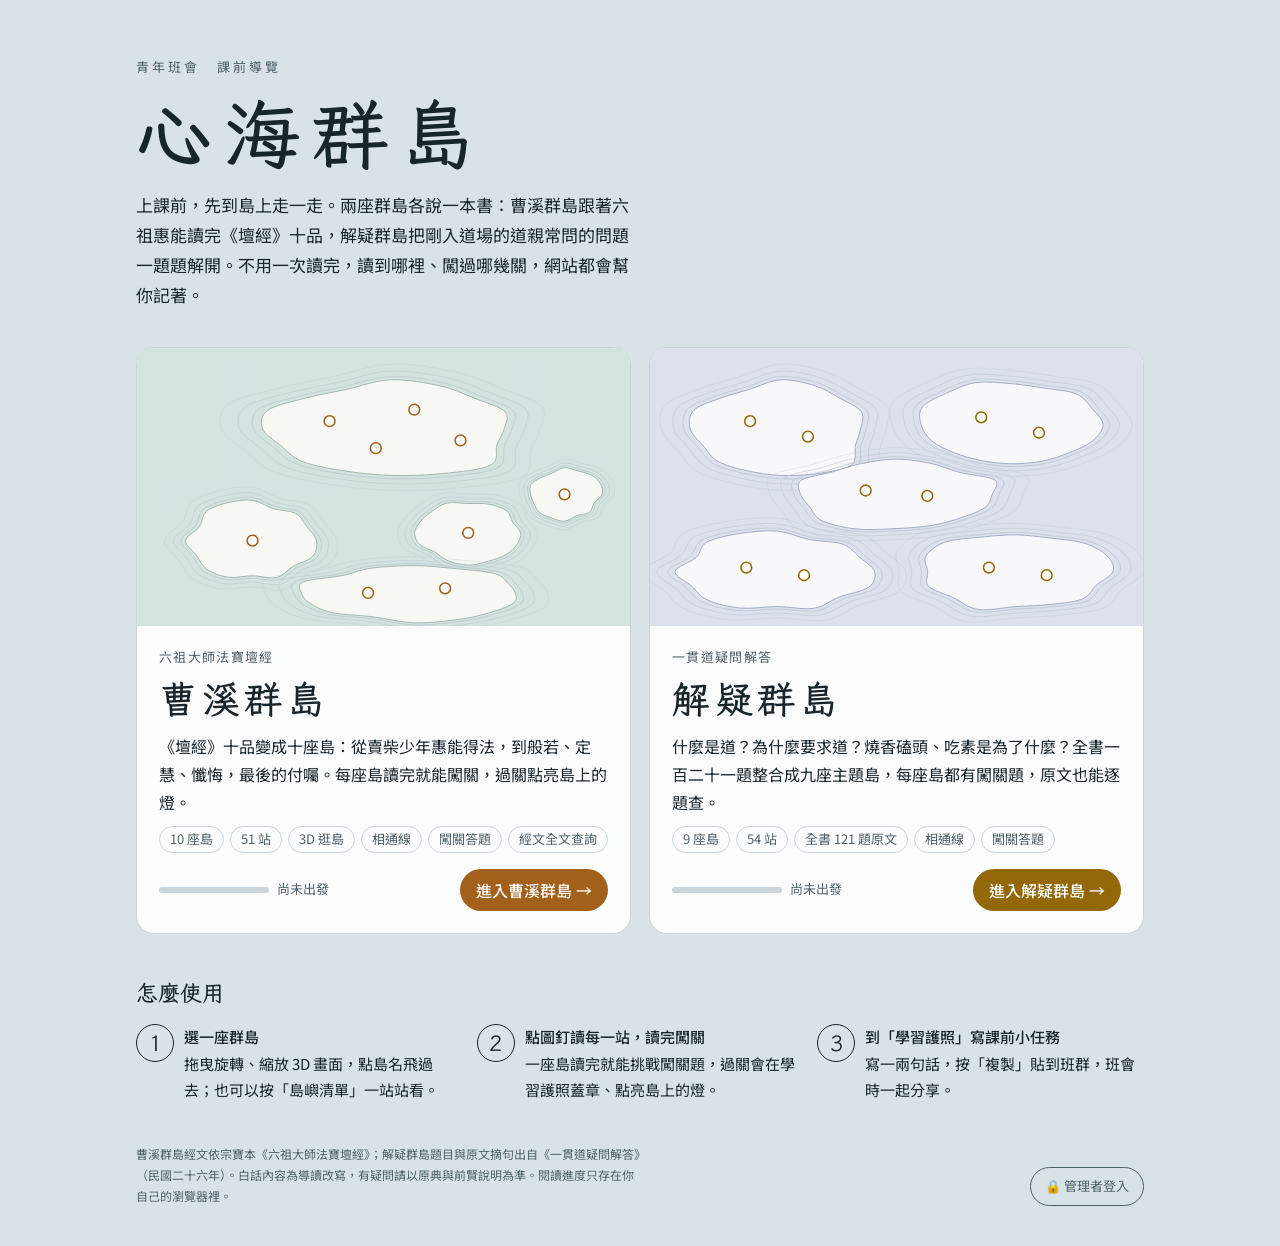
<file: index.html>
<!doctype html>
<html lang="zh-Hant">
<head>
<meta charset="utf-8">
<meta name="viewport" content="width=device-width,initial-scale=1,viewport-fit=cover">
<title>心海群島</title>
<meta name="description" content="青年班會課前導覽：曹溪群島（六祖壇經十品）與解疑群島（一貫道疑問解答），3D 互動、闖關答題。">
<link rel="preconnect" href="https://fonts.googleapis.com">
<link rel="preconnect" href="https://fonts.gstatic.com" crossorigin>
<link rel="stylesheet" href="https://fonts.googleapis.com/css2?family=LXGW+WenKai+TC:wght@400;700&family=Noto+Sans+TC:wght@400;500;700&display=swap">
<style>
/* Layout: 一片海面，兩座島各佔一張大入口卡；首頁只做一件事：選一座島出發。 */
:root{
  --sea:#D9E2E6; --ripple:#BBCAD0; --paper:#FBFCFC; --fg:#18252B; --muted:#51636A; --line:#C9D5DA;
  --x-land:#F7F8F3; --x-edge:#9DB5AD; --x-sea:#D5E3DF; --x-accent:#A3601A;
  --j-land:#F8F8FB; --j-edge:#9DA8C2; --j-sea:#DCE1EC; --j-accent:#946708;
  --on-accent:#FFFFFF;
  --f-display:"LXGW WenKai TC","Kaiti TC","STKaiti","BiauKai",serif;
  --f-body:"Noto Sans TC","PingFang TC","Microsoft JhengHei",sans-serif;
  color-scheme:light;
}
@media (prefers-color-scheme: dark){:root:not([data-theme="light"]){
  --sea:#0E181D; --ripple:#1C2C33; --paper:#132026; --fg:#E2EAEC; --muted:#9EB0B5; --line:#2A3B41;
  --x-land:#1B2B2D; --x-edge:#3D5956; --x-sea:#0D1A1C; --x-accent:#E3A457;
  --j-land:#1A2033; --j-edge:#3E4868; --j-sea:#0E1322; --j-accent:#E6BC57;
  --on-accent:#1A1206; color-scheme:dark}}
:root[data-theme="dark"]{
  --sea:#0E181D; --ripple:#1C2C33; --paper:#132026; --fg:#E2EAEC; --muted:#9EB0B5; --line:#2A3B41;
  --x-land:#1B2B2D; --x-edge:#3D5956; --x-sea:#0D1A1C; --x-accent:#E3A457;
  --j-land:#1A2033; --j-edge:#3E4868; --j-sea:#0E1322; --j-accent:#E6BC57;
  --on-accent:#1A1206; color-scheme:dark}

*{box-sizing:border-box}
html{padding-top:env(safe-area-inset-top,0px);padding-bottom:env(safe-area-inset-bottom,0px)}
body{margin:0;background:var(--sea);color:var(--fg);font-family:var(--f-body);font-size:16px;line-height:1.75}
.wrap{max-width:1040px;margin:0 auto;padding-left:max(16px,env(safe-area-inset-left,0px));padding-right:max(16px,env(safe-area-inset-right,0px))}
a{color:inherit}
a:focus-visible{outline:2px solid var(--fg);outline-offset:3px}

.hero{padding-block:56px 30px;display:grid;gap:14px}
.eyebrow{margin:0;font-size:13px;letter-spacing:.24em;color:var(--muted)}
.hero h1{margin:0;font-family:var(--f-display);font-size:clamp(44px,9vw,76px);font-weight:700;letter-spacing:.16em;line-height:1.1}
.hero p.lead{margin:0;max-width:56ch;font-size:17px}

.portals{display:grid;grid-template-columns:repeat(2,minmax(0,1fr));gap:18px;padding-block:8px 30px}
@media (max-width:760px){.portals{grid-template-columns:1fr}}
.portal{display:grid;grid-template-rows:auto 1fr;text-decoration:none;border-radius:18px;overflow:hidden;border:1px solid var(--line);background:var(--paper);min-width:0;transition:transform .2s ease, border-color .2s}
.portal:hover{transform:translateY(-3px)}
.portal .sea{display:block;width:100%;height:auto;aspect-ratio:16/9;max-width:100%}
.portal.x .sea{background:var(--x-sea)} .portal.j .sea{background:var(--j-sea)}
.portal.x:hover{border-color:var(--x-accent)} .portal.j:hover{border-color:var(--j-accent)}
.portal .body{padding:20px 22px 22px;display:grid;gap:10px;align-content:start}
.portal .src{margin:0;font-size:13px;letter-spacing:.1em;color:var(--muted)}
.portal h2{margin:0;font-family:var(--f-display);font-size:38px;letter-spacing:.12em;line-height:1.15}
.portal p.desc{margin:0;color:var(--fg)}
.portal ul{margin:0;padding:0;list-style:none;display:flex;flex-wrap:wrap;gap:6px}
.portal li{font-size:13px;border:1px solid var(--line);border-radius:999px;padding:1px 10px;color:var(--muted)}
.portal .foot{display:flex;justify-content:space-between;align-items:center;gap:12px;flex-wrap:wrap;margin-top:6px}
.prog{font-size:13px;color:var(--muted);font-variant-numeric:tabular-nums;display:flex;align-items:center;gap:8px}
.bar{width:110px;height:6px;border-radius:999px;background:var(--line);overflow:hidden}
.bar i{display:block;height:100%;width:0}
.portal.x .bar i{background:var(--x-accent)} .portal.j .bar i{background:var(--j-accent)}
.go{font-weight:500;border-radius:999px;padding:7px 16px;color:var(--on-accent)}
.portal.x .go{background:var(--x-accent)} .portal.j .go{background:var(--j-accent)}

.how{padding-block:10px 20px;display:grid;gap:12px}
.how h3{margin:0;font-family:var(--f-display);font-size:22px}
.how ol{margin:0;padding:0;list-style:none;display:grid;grid-template-columns:repeat(3,minmax(0,1fr));gap:14px;counter-reset:s}
@media (max-width:760px){.how ol{grid-template-columns:1fr}}
.how li{counter-increment:s;display:grid;grid-template-columns:auto 1fr;gap:10px;align-items:start;min-width:0}
.how li::before{content:counter(s);font-family:var(--f-display);font-size:22px;width:36px;height:36px;border-radius:50%;border:1.5px solid var(--fg);display:grid;place-items:center;line-height:1}
.how li p{margin:0;font-size:15px}
.how li b{display:block;font-weight:500}

footer{padding-block:20px 40px;font-size:12px;color:var(--muted)}
footer p{margin:0;max-width:72ch}
footer{display:flex;flex-wrap:wrap;gap:12px 24px;align-items:flex-end;justify-content:space-between}
.admin-btn{flex:none;display:inline-flex;align-items:center;gap:6px;padding:7px 14px;border:1px solid currentColor;border-radius:999px;color:var(--muted);text-decoration:none;font-size:13px}
.admin-btn:hover{color:var(--fg)}
@media (prefers-reduced-motion:reduce){.portal{transition:none}.portal:hover{transform:none}}
</style>
</head>
<body>
<div class="wrap">
  <header class="hero">
    <p class="eyebrow">青年班會　課前導覽</p>
    <h1>心海群島</h1>
    <p class="lead">上課前，先到島上走一走。兩座群島各說一本書：曹溪群島跟著六祖惠能讀完《壇經》十品，解疑群島把剛入道場的道親常問的問題一題題解開。不用一次讀完，讀到哪裡、闖過哪幾關，網站都會幫你記著。</p>
  </header>

  <main class="portals">
    <a class="portal x" href="liuzu.html">
      <svg class="sea" id="seaX" viewBox="0 0 640 360" aria-hidden="true"></svg>
      <div class="body">
        <p class="src">六祖大師法寶壇經</p>
        <h2>曹溪群島</h2>
        <p class="desc">《壇經》十品變成十座島：從賣柴少年惠能得法，到般若、定慧、懺悔，最後的付囑。每座島讀完就能闖關，過關點亮島上的燈。</p>
        <ul><li>10 座島</li><li>51 站</li><li>3D 逛島</li><li>相通線</li><li>闖關答題</li><li>經文全文查詢</li></ul>
        <div class="foot"><span class="prog"><span class="bar"><i id="barX"></i></span><span id="progX">尚未出發</span></span><span class="go">進入曹溪群島 →</span></div>
      </div>
    </a>
    <a class="portal j" href="jieyi.html">
      <svg class="sea" id="seaJ" viewBox="0 0 640 360" aria-hidden="true"></svg>
      <div class="body">
        <p class="src">一貫道疑問解答</p>
        <h2>解疑群島</h2>
        <p class="desc">什麼是道？為什麼要求道？燒香磕頭、吃素是為了什麼？全書一百二十一題整合成九座主題島，每座島都有闖關題，原文也能逐題查。</p>
        <ul><li>9 座島</li><li>54 站</li><li>全書 121 題原文</li><li>相通線</li><li>闖關答題</li></ul>
        <div class="foot"><span class="prog"><span class="bar"><i id="barJ"></i></span><span id="progJ">尚未出發</span></span><span class="go">進入解疑群島 →</span></div>
      </div>
    </a>
  </main>

  <section class="how">
    <h3>怎麼使用</h3>
    <ol>
      <li><p><b>選一座群島</b>拖曳旋轉、縮放 3D 畫面，點島名飛過去；也可以按「島嶼清單」一站站看。</p></li>
      <li><p><b>點圖釘讀每一站，讀完闖關</b>一座島讀完就能挑戰闖關題，過關會在學習護照蓋章、點亮島上的燈。</p></li>
      <li><p><b>到「學習護照」寫課前小任務</b>寫一兩句話，按「複製」貼到班群，班會時一起分享。</p></li>
    </ol>
  </section>

  <footer><p>曹溪群島經文依宗寶本《六祖大師法寶壇經》；解疑群島題目與原文摘句出自《一貫道疑問解答》（民國二十六年）。白話內容為導讀改寫，有疑問請以原典與前賢說明為準。閱讀進度只存在你自己的瀏覽器裡。</p><a class="admin-btn" href="admin.html">🔒 管理者登入</a></footer>
</div>

<script>
function rng(seed){return()=>{seed|=0;seed=seed+0x6D2B79F5|0;let t=Math.imul(seed^seed>>>15,1|seed);t=t+Math.imul(t^t>>>7,61|t)^t;return((t^t>>>14)>>>0)/4294967296}}
const f=n=>n.toFixed(1);
function blob(cx,cy,rx,ry,seed){const r=rng(seed),n=16,p=[];for(let i=0;i<n;i++){const a=i/n*Math.PI*2,k=.86+r()*.22;p.push([cx+Math.cos(a)*rx*k,cy+Math.sin(a)*ry*k])}
  let d=`M${f(p[0][0])},${f(p[0][1])}`;for(let i=0;i<n;i++){const a=p[(i-1+n)%n],b=p[i],c=p[(i+1)%n],e=p[(i+2)%n];d+=`C${f(b[0]+(c[0]-a[0])/6)},${f(b[1]+(c[1]-a[1])/6)} ${f(c[0]-(e[0]-b[0])/6)},${f(c[1]-(e[1]-b[1])/6)} ${f(c[0])},${f(c[1])}`}return d+'Z'}
function draw(id,pre,isles,dots){const svg=document.getElementById(id);let h='';
  isles.forEach(([cx,cy,rx,ry,s])=>{const d=blob(cx,cy,rx,ry,s);
    [1.32,1.18,1.07].forEach((k,i)=>{h+=`<path d="${d}" style="fill:none;stroke:var(--ripple)" stroke-width="1" vector-effect="non-scaling-stroke" opacity="${.35+i*.22}" transform="translate(${cx} ${cy}) scale(${k}) translate(${-cx} ${-cy})"/>`});
    h+=`<path d="${d}" style="fill:var(--${pre}-land);stroke:var(--${pre}-edge)" stroke-width="1.2"/>`});
  dots.forEach(([x,y])=>{h+=`<circle cx="${x}" cy="${y}" r="7" style="fill:var(--paper);stroke:var(--${pre}-accent)" stroke-width="2"/>`});
  svg.innerHTML=h}
draw('seaX','x',[[330,105,170,62,7],[555,190,48,34,3],[430,240,70,40,11],[150,250,82,52,5],[360,318,150,36,19]],
  [[250,95],[310,130],[360,80],[420,120],[555,190],[430,240],[150,250],[300,318],[400,312]]);
draw('seaJ','j',[[170,105,120,62,7],[470,100,120,58,13],[320,190,130,46,21],[165,290,125,52,5],[475,290,125,52,17]],
  [[130,95],[205,115],[430,90],[505,110],[280,185],[360,192],[125,285],[200,295],[440,285],[515,295]]);

function prog(key,total,isl,bar,label){let n=0,p=0;try{n=(JSON.parse(localStorage.getItem(key+'-read')||'[]')||[]).length;p=(JSON.parse(localStorage.getItem(key+'-pass')||'[]')||[]).length;const t=JSON.parse(localStorage.getItem(key+'-total')||'null');if(t){total=t.stations;isl=t.islands}}catch(e){}
  document.getElementById(bar).style.width=Math.round(n/total*100)+'%';
  document.getElementById(label).textContent=n?`已讀 ${n}/${total}・過關 ${p}/${isl}`:'尚未出發'}
prog('lz',51,10,'barX','progX');prog('jy',54,9,'barJ','progJ');
</script>
</body>
</html>
</file>
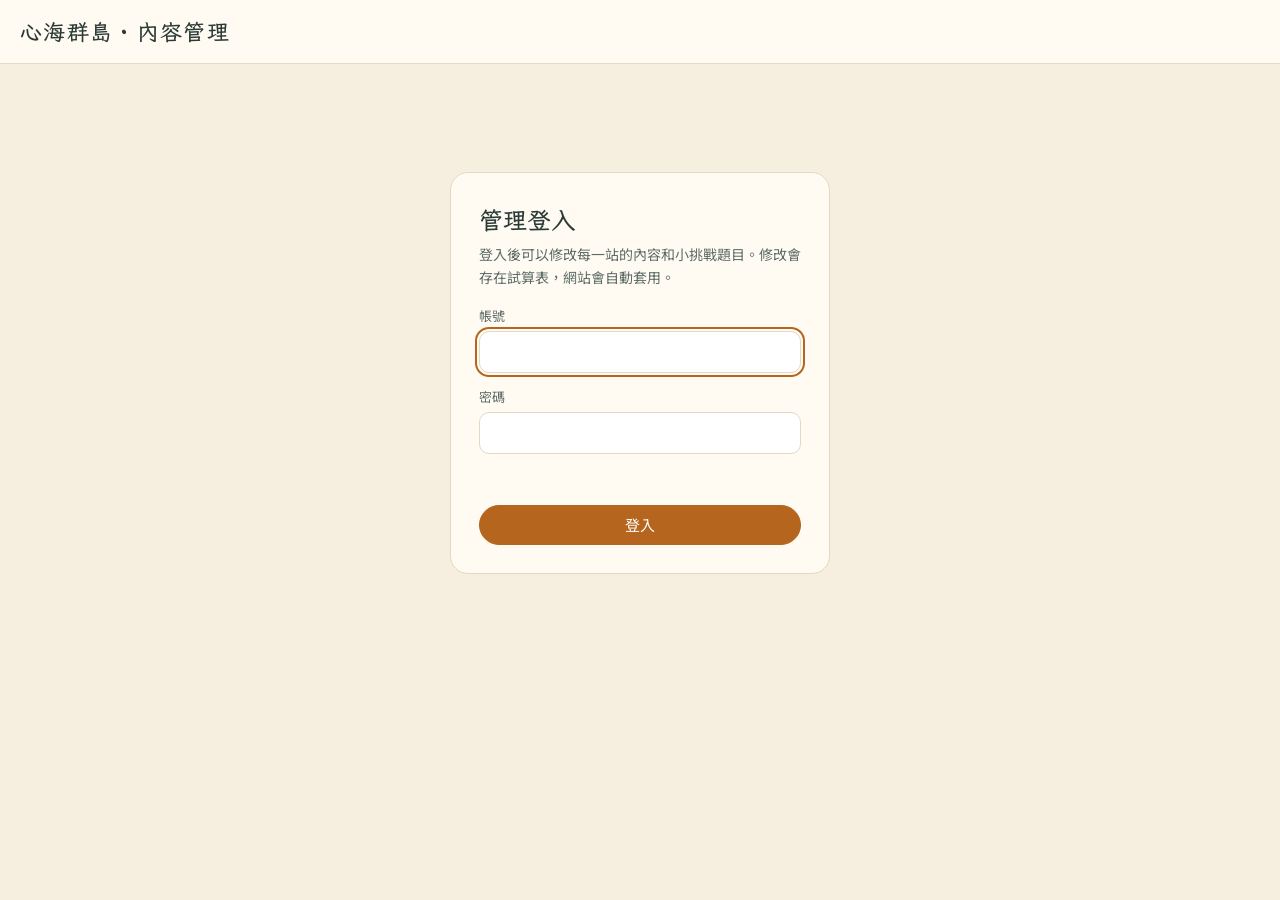
<file: admin.html>
<!doctype html>
<html lang="zh-Hant">
<head>
<meta charset="utf-8">
<meta name="viewport" content="width=device-width,initial-scale=1">
<meta name="robots" content="noindex">
<title>心海群島・內容管理</title>
<link rel="preconnect" href="https://fonts.googleapis.com">
<link rel="preconnect" href="https://fonts.gstatic.com" crossorigin>
<link rel="stylesheet" href="https://fonts.googleapis.com/css2?family=LXGW+WenKai+TC:wght@400;700&family=Noto+Sans+TC:wght@400;500;700&display=swap">
<style>
:root{--ink:#2b3a36;--muted:#5d6b66;--paper:#fffbf2;--paper-2:#f6efe0;--line:#e3d8c2;--accent:#b5651d;--ok:#3f8f5a;--bad:#b9483a;
  --f-display:"LXGW WenKai TC","Kaiti TC","STKaiti","BiauKai",serif;--f-body:"Noto Sans TC","PingFang TC","Microsoft JhengHei",sans-serif;color-scheme:light}
*{box-sizing:border-box}
html,body{margin:0;height:100%}
body{background:var(--paper-2);color:var(--ink);font-family:var(--f-body);font-size:15px;line-height:1.6}
button,input,textarea,select{font:inherit;color:inherit}
button{cursor:pointer}
[hidden]{display:none!important}
:focus-visible{outline:2px solid var(--accent);outline-offset:2px}
header{display:flex;align-items:center;gap:12px;height:64px;padding:0 20px;background:var(--paper);border-bottom:1px solid var(--line);position:sticky;top:0;z-index:5}
header h1{margin:0;font-family:var(--f-display);font-size:22px;letter-spacing:.06em}
header .sp{flex:1}
header small{color:var(--muted)}
.btn{border:1px solid var(--line);background:#fff;border-radius:999px;padding:7px 16px}
.btn:hover{border-color:var(--accent)}
.btn.primary{background:var(--accent);border-color:var(--accent);color:#fff}
.btn.primary:disabled{opacity:.5;cursor:default}
.btn.warn{color:var(--bad)}
/* login */
.login{max-width:380px;margin:12vh auto 0;background:var(--paper);border:1px solid var(--line);border-radius:18px;padding:28px}
.login h2{margin:0 0 4px;font-family:var(--f-display);font-size:24px}
.login p{margin:0 0 18px;color:var(--muted);font-size:14px}
label.f{display:grid;gap:4px;margin:0 0 14px}
label.f>span{font-size:13px;color:var(--muted)}
input[type=text],input[type=password],textarea{width:100%;border:1px solid var(--line);border-radius:10px;padding:8px 10px;background:#fff;font-size:15px}
textarea{resize:vertical;line-height:1.6}
.err{color:var(--bad);font-size:14px;min-height:1.4em;margin:0 0 8px}
/* app */
.app{display:grid;grid-template-columns:300px 1fr;min-height:calc(100vh - 64px)}
nav.side{border-right:1px solid var(--line);background:var(--paper);overflow-y:auto;max-height:calc(100vh - 64px);position:sticky;top:64px}
.tabs{display:flex;gap:4px;padding:12px;border-bottom:1px solid var(--line)}
.tabs button{flex:1;border:1px solid var(--line);background:#fff;border-radius:999px;padding:6px}
.tabs button.on{background:var(--ink);color:#fff;border-color:var(--ink)}
.isl{padding:8px 12px 4px;font-weight:700;font-size:14px;display:flex;align-items:center;gap:6px}
.isl i{width:10px;height:10px;border-radius:50%;display:inline-block}
.st{display:flex;align-items:center;gap:8px;width:100%;text-align:left;border:0;background:none;padding:6px 12px 6px 28px;font-size:14px}
.st:hover{background:var(--paper-2)}
.st.on{background:#f3e3cf;font-weight:600}
.st .n{color:var(--muted);font-variant-numeric:tabular-nums;font-size:12px;min-width:2.4em}
.st .dot{margin-left:auto;font-size:11px;color:#fff;background:var(--accent);border-radius:999px;padding:0 7px}
main{padding:20px 28px 80px;max-width:900px}
.empty{color:var(--muted);margin-top:20vh;text-align:center}
.top{display:flex;flex-wrap:wrap;align-items:center;gap:10px;margin-bottom:16px}
.top h2{margin:0;font-family:var(--f-display);font-size:24px;flex:1;min-width:200px}
.tag{font-size:12px;border-radius:999px;padding:2px 10px;background:var(--paper);border:1px solid var(--line);color:var(--muted)}
.tag.ed{background:var(--accent);border-color:var(--accent);color:#fff}
fieldset{border:1px solid var(--line);border-radius:14px;background:var(--paper);padding:14px 16px;margin:0 0 16px}
legend{font-weight:700;padding:0 6px}
.hint{font-size:12px;color:var(--muted);margin:-8px 0 12px}
.hint.warn{color:var(--bad)}
.q{border-top:1px dashed var(--line);padding-top:12px;margin-top:12px}
.q:first-of-type{border-top:0;margin-top:0;padding-top:0}
.qh{display:flex;align-items:center;gap:8px;margin-bottom:6px;font-weight:600;font-size:14px}
.opt{display:grid;grid-template-columns:auto 1fr;gap:8px;align-items:center;margin-bottom:6px}
.opt input[type=radio]{width:18px;height:18px;accent-color:var(--ok)}
.bar{position:sticky;bottom:0;display:flex;flex-wrap:wrap;gap:10px;align-items:center;background:rgba(246,239,224,.95);padding:12px 0;border-top:1px solid var(--line)}
.bar .msg{font-size:14px;color:var(--muted);flex:1;min-width:160px}
.bar .msg.ok{color:var(--ok)}.bar .msg.bad{color:var(--bad)}
.menu{display:none}
.acct{max-width:760px}
.acct table{width:100%;border-collapse:collapse;font-size:14px}
.acct th,.acct td{text-align:left;padding:8px 6px;border-bottom:1px solid var(--line);vertical-align:middle}
.acct th{color:var(--muted);font-weight:500;font-size:13px}
.acct td.act{text-align:right;white-space:nowrap}
.acct td.act .btn{padding:4px 12px;font-size:13px}
.role{font-size:12px;border-radius:999px;padding:1px 9px;border:1px solid var(--line);background:#fff}
.role.owner{background:var(--ink);color:#fff;border-color:var(--ink)}
.role.admin{background:var(--accent);color:#fff;border-color:var(--accent)}
.grid2{display:grid;grid-template-columns:1fr 1fr;gap:0 14px}
@media (max-width:600px){.grid2{grid-template-columns:1fr}}
select{border:1px solid var(--line);border-radius:10px;padding:8px 10px;background:#fff;width:100%}
.row{display:flex;flex-wrap:wrap;gap:10px;align-items:center}
.row .msg{font-size:14px;color:var(--muted)}.row .msg.ok{color:var(--ok)}.row .msg.bad{color:var(--bad)}
@media (max-width:600px){header{gap:6px}header h1{font-size:15px}header .btn{padding:4px 9px;font-size:13px}.acct td.act .btn{margin-top:4px}}
@media (max-width:820px){
  .app{grid-template-columns:1fr}
  nav.side{position:static;max-height:none;border-right:0;border-bottom:1px solid var(--line)}
  nav.side.closed .list{display:none}
  .menu{display:inline-block}
  main{padding:16px}
  header{padding:0 14px}
  header h1{font-size:17px;white-space:nowrap}
  header small{display:none}
  header .btn{padding:5px 12px;white-space:nowrap}
}
</style>
<script src="config.js"></script>
</head>
<body>
<header><h1>心海群島・內容管理</h1><span class="sp"></span><small id="who"></small><button class="btn" id="acct" hidden>帳號管理</button><button class="btn" id="mypw" hidden>改密碼</button><button class="btn" id="out" hidden>登出</button></header>

<section class="login" id="login" hidden>
  <h2>管理登入</h2>
  <p>登入後可以修改每一站的內容和小挑戰題目。修改會存在試算表，網站會自動套用。</p>
  <form id="lf">
    <label class="f"><span>帳號</span><input type="text" id="lu" autocomplete="username" required></label>
    <label class="f"><span>密碼</span><input type="password" id="lp" autocomplete="current-password" required></label>
    <p class="err" id="le" role="alert"></p>
    <button class="btn primary" style="width:100%">登入</button>
  </form>
</section>

<div class="app" id="app" hidden>
  <nav class="side closed" id="side">
    <div class="tabs"><button data-k="lz" class="on">曹溪群島</button><button data-k="jy">解疑群島</button></div>
    <div style="padding:8px 12px 0"><button class="btn menu" id="tog">顯示站點清單</button></div>
    <div class="list" id="list"></div>
  </nav>
  <main id="main"><p class="empty">從左邊選一站開始編修。</p></main>
</div>

<script>
(function(){
const API = (window.YC_API || '').trim();
const $ = s => document.querySelector(s);
const esc = s => String(s == null ? '' : s).replace(/[&<>"']/g, c => ({'&':'&amp;','<':'&lt;','>':'&gt;','"':'&quot;',"'":'&#39;'}[c]));
let token = sessionStorage.getItem('yc-admin') || '', site = 'lz', cur = null, dirty = false, me = { user: '', role: '' };
const ROLE = { owner: '總管理者', admin: '管理者', editor: '編輯者' };
const D = {}, E = { lz: {}, jy: {} };

async function api(op, data = {}){
  const r = await fetch(API, { method: 'POST', headers: { 'Content-Type': 'text/plain;charset=utf-8' }, body: JSON.stringify(Object.assign({ op, site, token }, data)) });
  const j = await r.json(); if(!j.ok) throw new Error(j.err || '發生錯誤'); return j;
}
async function loadData(k, file){
  const txt = await fetch(file, { cache: 'no-cache' }).then(r => r.text());
  const w = {}; new Function('window', 'localStorage', txt)(w, null);
  const G = w.GARDEN; G.islands.forEach(I => I.stations.forEach((s, i) => { s.id = I.id + '-' + (i + 1); s.isl = I; }));
  D[k] = G;
}
function showLogin(msg){ $('#login').hidden = false; $('#app').hidden = true; $('#out').hidden = true; $('#acct').hidden = true; $('#mypw').hidden = true; $('#who').textContent = ''; $('#le').textContent = msg || ''; $('#lu').focus(); }
async function enter(j){
  me = { user: j.user, role: j.role || 'owner' };
  $('#login').hidden = true; $('#app').hidden = false; $('#out').hidden = false; $('#who').textContent = me.user + '（' + ROLE[me.role] + '）';
  $('#acct').hidden = !(me.role === 'owner' || me.role === 'admin'); $('#mypw').hidden = me.role === 'owner';
  if(!D.lz){ await Promise.all([loadData('lz', 'liuzu-data.js'), loadData('jy', 'jieyi-data.js')]); }
  await reloadEdits(); drawList();
}
async function reloadEdits(){
  for(const k of ['lz', 'jy']){ const j = await fetch(API, { method: 'POST', headers: { 'Content-Type': 'text/plain;charset=utf-8' }, body: JSON.stringify({ op: 'edits', site: k }) }).then(r => r.json()); E[k] = j.edits || {}; }
}
function drawList(){
  const G = D[site];
  $('#list').innerHTML = G.islands.map(I => `<div class="isl"><i style="background:${esc(I.color)}"></i>${esc(I.name)}</div>` +
    I.stations.map(s => { const e = E[site][s.id], t = (e && e.t) || s.t;
      return `<button class="st${cur && cur.id === s.id && cur.site === site ? ' on' : ''}" data-id="${s.id}"><span class="n">${s.id}</span><span>${esc(t)}</span>${e ? '<span class="dot">已修改</span>' : ''}</button>`; }).join('')).join('');
  $('#list').querySelectorAll('[data-id]').forEach(b => b.onclick = () => pick(b.dataset.id));
  document.querySelectorAll('.tabs button').forEach(b => b.classList.toggle('on', b.dataset.k === site));
}
function station(id){ for(const I of D[site].islands) for(const s of I.stations) if(s.id === id) return s; }
function merged(s){
  const e = E[site][s.id] || {};
  return { t: e.t ?? s.t ?? '', meta: e.meta ?? s.meta ?? '', one: e.one ?? s.one ?? '', text: e.text ?? s.text ?? '', quote: e.quote ?? s.quote ?? [], point: e.point ?? s.point ?? '', ask: e.ask ?? s.ask ?? '', mc: (e.mc && e.mc.length ? e.mc : s.mc) || [] };
}
function pick(id){
  if(dirty && !confirm('這一站還有沒儲存的修改，要放棄嗎？')) return;
  const s = station(id); cur = { site, id, s }; dirty = false; drawList(); render();
  $('#side').classList.add('closed'); $('#tog').textContent = '顯示站點清單';
  window.scrollTo(0, 0);
}
const fld = (k, label, val, rows, extra='') => rows
  ? `<label class="f"><span>${label}</span><textarea data-k="${k}" rows="${rows}">${esc(val)}</textarea></label>${extra}`
  : `<label class="f"><span>${label}</span><input type="text" data-k="${k}" value="${esc(val)}"></label>${extra}`;
function render(){
  const s = cur.s, m = merged(s), ed = !!E[site][s.id];
  const mc = m.mc.slice(0, 6); while(mc.length < 6) mc.push({ q: '', opts: ['', '', '', ''], a: 0, why: '' });
  const page = site === 'lz' ? 'liuzu.html' : 'jieyi.html', [iid, sn] = s.id.split('-');
  $('#main').innerHTML = `
    <div class="top"><h2>${esc(s.isl.name)}・第 ${sn} 站</h2><span class="tag${ed ? ' ed' : ''}">${ed ? '已修改' : '原始內容'}</span>
      <a class="btn" href="${page}#i${iid}s${sn}" target="_blank" rel="noopener">在網站上查看</a></div>
    <fieldset><legend>內容</legend>
      ${fld('t', '標題', m.t)}
      ${fld('meta', '小字說明（標題下方）', m.meta)}
      ${fld('one', '一句話重點', m.one, 2)}
      ${fld('text', '內容', m.text, 8)}
      ${fld('quote', '原文引文（一行一句）', (m.quote || []).join('\n'), 4, '<p class="hint warn">這是經書原文，修改前請再三確認與原典一致。</p>')}
      ${fld('point', '這一站在說', m.point, 2)}
      ${fld('ask', '想一想', m.ask, 2)}
    </fieldset>
    <fieldset><legend>小挑戰（6 題，讀完後隨機抽一題）</legend>
      <p class="hint">每題四個選項，點左邊圓圈設定正確答案；網站上選項會打亂順序顯示。題目留白的不會出現。</p>
      ${mc.map((q, i) => `<div class="q" data-q="${i}"><div class="qh">第 ${i + 1} 題</div>
        <label class="f"><span>題目</span><input type="text" data-f="q" value="${esc(q.q)}"></label>
        ${[0,1,2,3].map(j => `<div class="opt"><input type="radio" name="a${i}" value="${j}" ${(+q.a || 0) === j ? 'checked' : ''} aria-label="設第 ${j + 1} 個選項為正確答案"><input type="text" data-o="${j}" value="${esc((q.opts || [])[j] || '')}" placeholder="選項 ${j + 1}"></div>`).join('')}
        <label class="f"><span>答完後的說明</span><input type="text" data-f="why" value="${esc(q.why)}"></label></div>`).join('')}
    </fieldset>
    <div class="bar"><button class="btn primary" id="save">儲存</button>${ed ? '<button class="btn warn" id="reset">還原為原始內容</button>' : ''}<span class="msg" id="msg">${ed ? '這一站目前顯示的是修改後的內容。' : ''}</span></div>`;
  $('#main').querySelectorAll('input,textarea').forEach(x => x.addEventListener('input', () => { dirty = true; $('#msg').className = 'msg'; $('#msg').textContent = '有尚未儲存的修改'; }));
  $('#save').onclick = save;
  const rs = $('#reset'); if(rs) rs.onclick = reset;
}
/* ---------- accounts ---------- */
function relogin(e){ if(/登入/.test(e.message)){ sessionStorage.removeItem('yc-admin'); token = ''; showLogin('登入已逾時，請重新登入。'); return true; } return false; }
function leave(){ if(dirty && !confirm('這一站還有沒儲存的修改，要放棄嗎？')) return false; dirty = false; cur = null; drawList(); return true; }
async function openAcct(){
  if(!leave()) return;
  $('#main').innerHTML = '<div class="acct"><p class="empty" style="margin-top:10vh">讀取帳號中…</p></div>';
  try{ drawAcct(await api('users')); }catch(e){ if(!relogin(e)) $('#main').innerHTML = `<p class="empty">${esc(e.message)}</p>`; }
}
const day = t => t ? new Date(t).toLocaleDateString('zh-TW') : '';
function drawAcct(j){
  const own = j.owner ? `<tr><td><b>${esc(j.owner)}</b></td><td><span class="role owner">總管理者</span></td><td style="color:var(--muted);font-size:13px">在 Apps Script 指令碼屬性設定</td><td></td></tr>` : '';
  $('#main').innerHTML = `<div class="acct">
    <div class="top"><h2>帳號管理</h2></div>
    <fieldset><legend>新增編修帳號</legend>
      <form id="nf"><div class="grid2">
        <label class="f"><span>帳號（英文字母或數字，3～20 字）</span><input type="text" id="nu" autocomplete="off" required pattern="[A-Za-z0-9_.\\-]{3,20}"></label>
        <label class="f"><span>權限</span><select id="nr"><option value="editor">編輯者：只能編修各站內容</option><option value="admin">管理者：可編修內容，也能管理帳號</option></select></label>
        <label class="f"><span>密碼（至少 8 個字）</span><input type="password" id="np" autocomplete="new-password" required minlength="8"></label>
        <label class="f"><span>再輸入一次密碼</span><input type="password" id="np2" autocomplete="new-password" required minlength="8"></label>
      </div><div class="row"><button class="btn primary">新增帳號</button><span class="msg" id="nm"></span></div></form>
    </fieldset>
    <fieldset><legend>目前的帳號</legend>
      <table><thead><tr><th>帳號</th><th>權限</th><th>最後更新</th><th></th></tr></thead><tbody>${own}
      ${j.users.map(u => `<tr data-u="${esc(u.user)}"><td>${esc(u.user)}${u.user.toLowerCase() === me.user.toLowerCase() ? '（你）' : ''}</td><td><span class="role ${u.role}">${ROLE[u.role]}</span></td><td style="color:var(--muted);font-size:13px">${day(u.updated)}${u.by ? '・' + esc(u.by) : ''}</td>
        <td class="act"><button class="btn" data-a="edit">改密碼／權限</button>${u.user.toLowerCase() === me.user.toLowerCase() ? '' : ' <button class="btn warn" data-a="del">刪除</button>'}</td></tr>`).join('')}
      </tbody></table>
      ${j.users.length ? '' : '<p class="hint" style="margin:12px 0 0">還沒有其他帳號。</p>'}
    </fieldset>
    <div id="ed"></div></div>`;
  const nm = $('#nm');
  $('#nf').onsubmit = async e => {
    e.preventDefault(); nm.className = 'msg';
    if($('#np').value !== $('#np2').value){ nm.className = 'msg bad'; nm.textContent = '兩次輸入的密碼不一樣。'; return; }
    nm.textContent = '新增中…';
    try{ const u = $('#nu').value.trim(); drawAcct(await api('userSave', { user: u, pass: $('#np').value, role: $('#nr').value, isNew: true })); $('#nm').className = 'msg ok'; $('#nm').textContent = `已新增「${u}」。請把帳號密碼私下交給對方。`; }
    catch(err){ if(!relogin(err)){ nm.className = 'msg bad'; nm.textContent = err.message; } }
  };
  $('#main').querySelectorAll('tr[data-u] [data-a]').forEach(b => b.onclick = () => {
    const u = j.users.find(x => x.user === b.closest('tr').dataset.u);
    if(b.dataset.a === 'del') return delUser(u);
    editUser(u);
  });
}
async function delUser(u){
  if(!confirm(`確定要刪除帳號「${u.user}」嗎？刪除後對方就不能再登入。`)) return;
  try{ drawAcct(await api('userDel', { user: u.user })); }catch(e){ if(!relogin(e)) alert(e.message); }
}
function editUser(u){
  const self = u.user.toLowerCase() === me.user.toLowerCase();
  $('#ed').innerHTML = `<fieldset><legend>修改「${esc(u.user)}」</legend><form id="ef"><div class="grid2">
    <label class="f"><span>權限</span><select id="er" ${self ? 'disabled' : ''}><option value="editor" ${u.role === 'editor' ? 'selected' : ''}>編輯者</option><option value="admin" ${u.role === 'admin' ? 'selected' : ''}>管理者</option></select></label>
    <span></span>
    <label class="f"><span>新密碼（不改請留白）</span><input type="password" id="ep" autocomplete="new-password" minlength="8"></label>
    <label class="f"><span>再輸入一次新密碼</span><input type="password" id="ep2" autocomplete="new-password" minlength="8"></label>
  </div><div class="row"><button class="btn primary">儲存</button><button type="button" class="btn" id="ec">取消</button><span class="msg" id="em"></span></div></form></fieldset>`;
  $('#ed').scrollIntoView({ behavior: 'smooth', block: 'center' });
  $('#ec').onclick = () => $('#ed').innerHTML = '';
  $('#ef').onsubmit = async e => {
    e.preventDefault(); const m = $('#em'); m.className = 'msg';
    if($('#ep').value !== $('#ep2').value){ m.className = 'msg bad'; m.textContent = '兩次輸入的密碼不一樣。'; return; }
    m.textContent = '儲存中…';
    try{ drawAcct(await api('userSave', { user: u.user, pass: $('#ep').value, role: $('#er').value })); }
    catch(err){ if(!relogin(err)){ m.className = 'msg bad'; m.textContent = err.message; } }
  };
}
function openMyPass(){
  if(!leave()) return;
  $('#main').innerHTML = `<div class="acct"><div class="top"><h2>修改我的密碼</h2></div><fieldset><legend>${esc(me.user)}</legend><form id="mf">
    <label class="f"><span>目前密碼</span><input type="password" id="mo" autocomplete="current-password" required></label>
    <div class="grid2"><label class="f"><span>新密碼（至少 8 個字）</span><input type="password" id="mn" autocomplete="new-password" required minlength="8"></label>
    <label class="f"><span>再輸入一次新密碼</span><input type="password" id="mn2" autocomplete="new-password" required minlength="8"></label></div>
    <div class="row"><button class="btn primary">更新密碼</button><span class="msg" id="mm"></span></div></form></fieldset></div>`;
  $('#mf').onsubmit = async e => {
    e.preventDefault(); const m = $('#mm'); m.className = 'msg';
    if($('#mn').value !== $('#mn2').value){ m.className = 'msg bad'; m.textContent = '兩次輸入的新密碼不一樣。'; return; }
    m.textContent = '更新中…';
    try{ await api('myPass', { old: $('#mo').value, pass: $('#mn').value }); $('#mf').reset(); m.className = 'msg ok'; m.textContent = '密碼已更新，下次登入請用新密碼。'; }
    catch(err){ if(!relogin(err)){ m.className = 'msg bad'; m.textContent = err.message; } }
  };
}
$('#acct').onclick = openAcct;
$('#mypw').onclick = openMyPass;
function collect(){
  const g = k => { const el = $('#main').querySelector(`[data-k="${k}"]`); return el ? el.value.trim() : ''; };
  const o = { t: g('t'), meta: g('meta'), one: g('one'), text: g('text'), quote: g('quote').split('\n').map(x => x.trim()).filter(Boolean), point: g('point'), ask: g('ask') };
  o.mc = [...$('#main').querySelectorAll('[data-q]')].map(b => {
    const i = b.dataset.q, a = +(b.querySelector(`input[name=a${i}]:checked`) || { value: 0 }).value;
    return { q: b.querySelector('[data-f=q]').value.trim(), opts: [0,1,2,3].map(j => b.querySelector(`[data-o="${j}"]`).value.trim()), a, why: b.querySelector('[data-f=why]').value.trim() };
  }).filter(q => q.q);
  return o;
}
function diff(s, o){
  const base = { t: s.t || '', meta: s.meta || '', one: s.one || '', text: s.text || '', quote: s.quote || [], point: s.point || '', ask: s.ask || '', mc: s.mc || [] };
  const out = {};
  for(const k of Object.keys(o)) if(JSON.stringify(o[k]) !== JSON.stringify(base[k])) out[k] = o[k];
  return out;
}
function check(o){
  if(!o.t) return '標題不能空白。';
  for(const [i, q] of o.mc.entries()){
    if(q.opts.filter(Boolean).length < 2) return `小挑戰第 ${i + 1} 題至少要有兩個選項。`;
    if(!q.opts[q.a]) return `小挑戰第 ${i + 1} 題：被設為正確答案的選項是空白的。`;
  }
  return '';
}
async function save(){
  const o = collect(), bad = check(o), msg = $('#msg');
  if(bad){ msg.className = 'msg bad'; msg.textContent = bad; return; }
  o.mc = o.mc.map(q => { const keep = q.opts.map((t, j) => [t, j]).filter(x => x[0]); return { q: q.q, opts: keep.map(x => x[0]), a: keep.findIndex(x => x[1] === q.a), why: q.why }; });
  const d = diff(cur.s, o), btn = $('#save');
  btn.disabled = true; msg.className = 'msg'; msg.textContent = '儲存中…';
  try{
    if(!Object.keys(d).length){ if(E[site][cur.id]) await api('reset', { sid: cur.id }); delete E[site][cur.id]; }
    else { await api('save', { sid: cur.id, data: d }); E[site][cur.id] = d; }
    dirty = false; drawList(); render(); $('#msg').className = 'msg ok'; $('#msg').textContent = Object.keys(d).length ? '已儲存。網站重新整理後就會看到新內容。' : '內容和原始版本相同，已維持原始內容。';
  }catch(e){ btn.disabled = false; if(/登入/.test(e.message)){ sessionStorage.removeItem('yc-admin'); token = ''; showLogin('登入已逾時，請重新登入。'); return; } msg.className = 'msg bad'; msg.textContent = '儲存失敗：' + e.message; }
}
async function reset(){
  if(!confirm('確定要把這一站還原成原始內容嗎？')) return;
  try{ await api('reset', { sid: cur.id }); delete E[site][cur.id]; dirty = false; drawList(); render(); $('#msg').className = 'msg ok'; $('#msg').textContent = '已還原為原始內容。'; }
  catch(e){ $('#msg').className = 'msg bad'; $('#msg').textContent = '還原失敗：' + e.message; }
}
document.querySelectorAll('.tabs button').forEach(b => b.onclick = () => { if(b.dataset.k === site) return; if(dirty && !confirm('這一站還有沒儲存的修改，要放棄嗎？')) return; dirty = false; site = b.dataset.k; cur = null; $('#main').innerHTML = '<p class="empty">從左邊選一站開始編修。</p>'; drawList(); });
$('#tog').onclick = () => { const s = $('#side'); s.classList.toggle('closed'); $('#tog').textContent = s.classList.contains('closed') ? '顯示站點清單' : '收起站點清單'; };
$('#lf').onsubmit = async e => {
  e.preventDefault(); $('#le').textContent = '';
  try{ const j = await api('login', { user: $('#lu').value.trim(), pass: $('#lp').value }); token = j.token; sessionStorage.setItem('yc-admin', token); $('#lp').value = ''; enter(j); }
  catch(err){ $('#le').textContent = err.message; }
};
$('#out').onclick = () => { me = { user: '', role: '' }; if(dirty && !confirm('還有沒儲存的修改，確定要登出嗎？')) return; sessionStorage.removeItem('yc-admin'); token = ''; dirty = false; cur = null; showLogin(); };
addEventListener('beforeunload', e => { if(dirty){ e.preventDefault(); e.returnValue = ''; } });

if(!API){ document.body.insertAdjacentHTML('beforeend', '<p class="empty">尚未設定試算表連線（config.js）。</p>'); return; }
if(token) api('check').then(j => enter(j)).catch(() => { sessionStorage.removeItem('yc-admin'); token = ''; showLogin(); });
else showLogin();
})();
</script>
</body>
</html>
</file>
